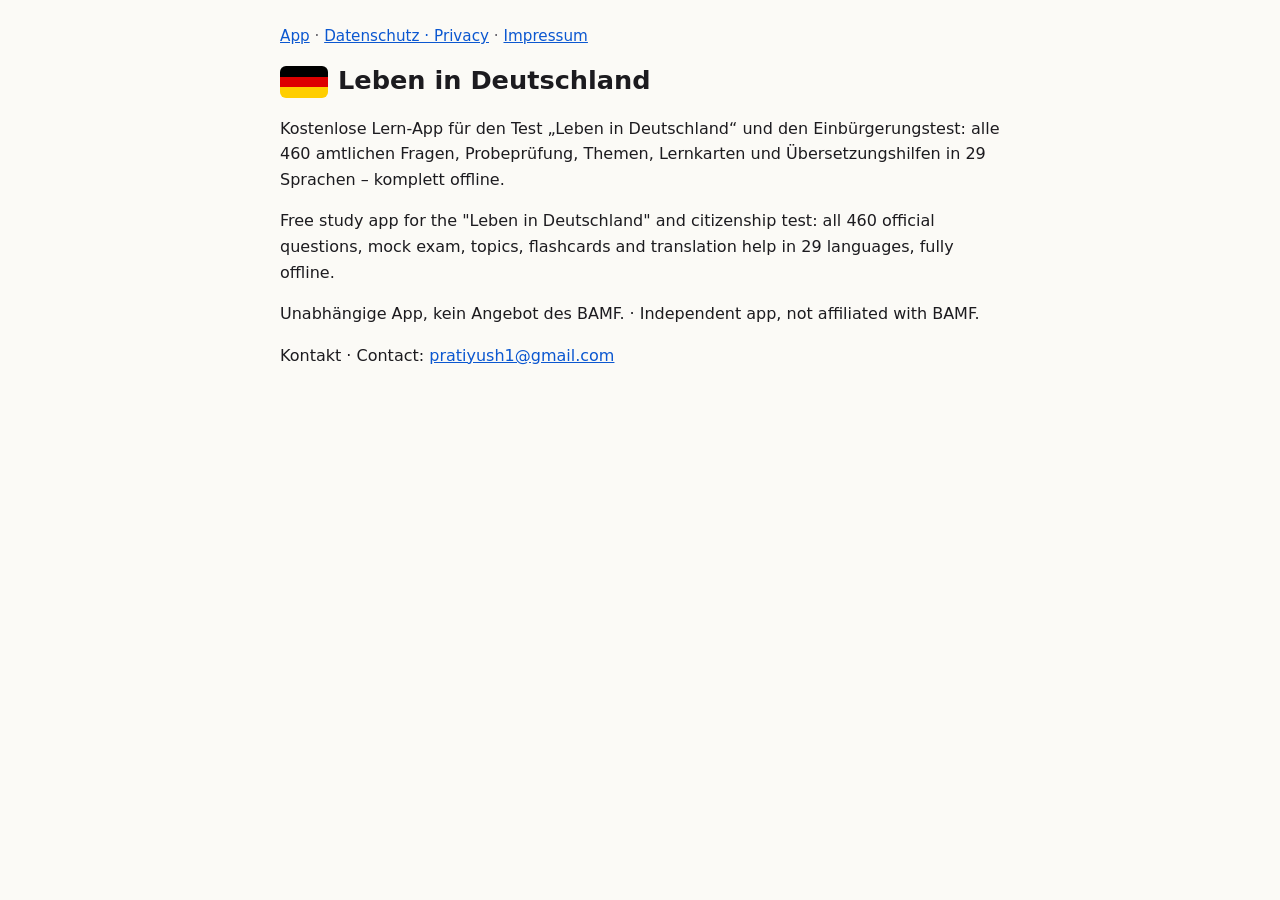
<file: index.html>
<!doctype html>
<html lang="de">
<head>
<meta charset="utf-8">
<meta name="viewport" content="width=device-width, initial-scale=1">
<title>Leben in Deutschland – Lern-App</title>
<meta name="description" content="Kostenlose Offline-Lern-App für den Test „Leben in Deutschland“ und den Einbürgerungstest.">
<link rel="stylesheet" href="style.css">
</head>
<body>
<nav><a href="./">App</a> · <a href="privacy.html">Datenschutz · Privacy</a> · <a href="impressum.html">Impressum</a></nav>
<h1><span class="flag"></span>Leben in Deutschland</h1>
<p>Kostenlose Lern-App für den Test „Leben in Deutschland“ und den Einbürgerungstest: alle 460 amtlichen Fragen, Probeprüfung, Themen, Lernkarten und Übersetzungshilfen in 29 Sprachen – komplett offline.</p>
<p>Free study app for the "Leben in Deutschland" and citizenship test: all 460 official questions, mock exam, topics, flashcards and translation help in 29 languages, fully offline.</p>
<p>Unabhängige App, kein Angebot des BAMF. · Independent app, not affiliated with BAMF.</p>
<p>Kontakt · Contact: <a href="mailto:pratiyush1@gmail.com">pratiyush1@gmail.com</a></p>
</body>
</html>
</file>
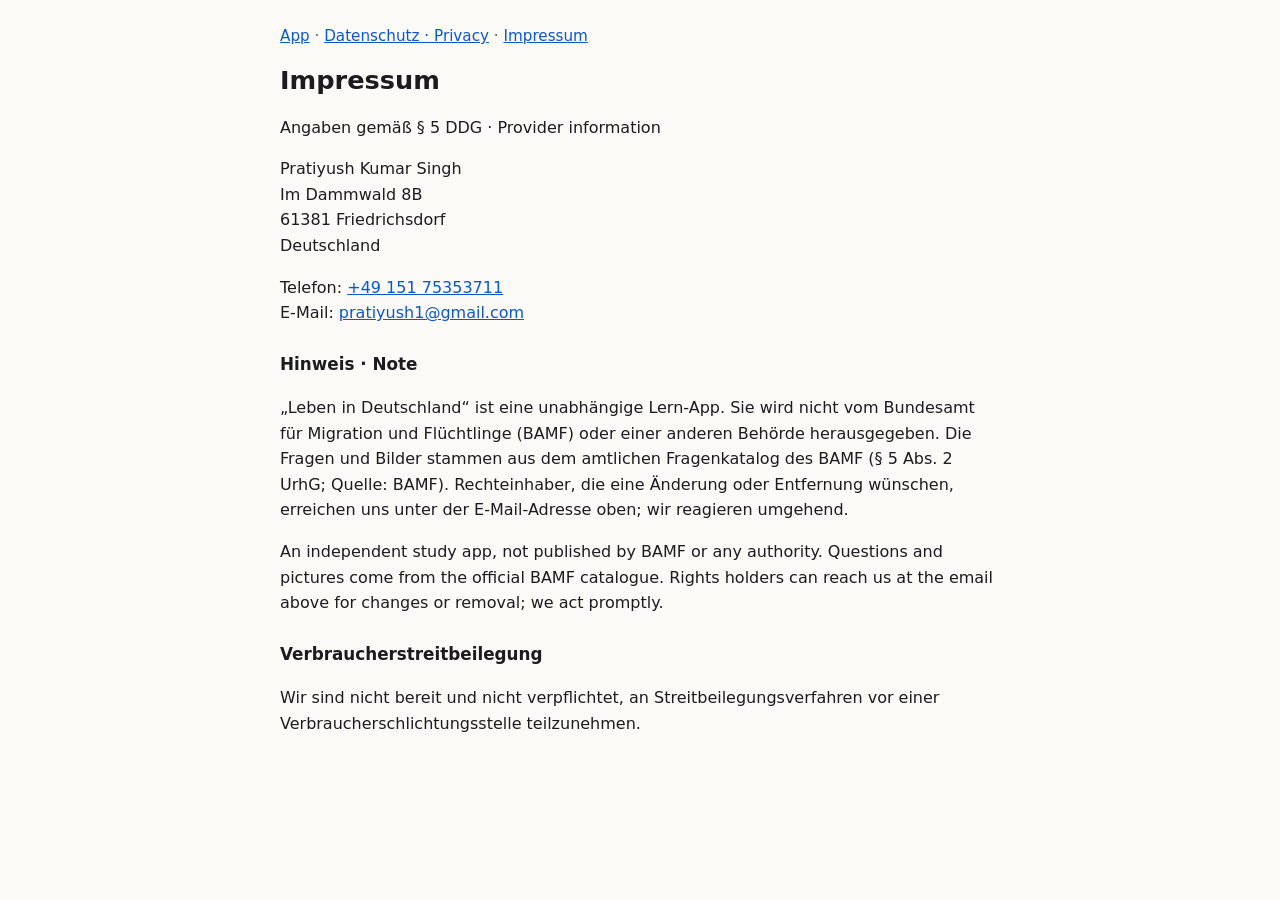
<file: impressum.html>
<!doctype html>
<html lang="de">
<head>
<meta charset="utf-8">
<meta name="viewport" content="width=device-width, initial-scale=1">
<title>Impressum – Leben in Deutschland</title>
<link rel="stylesheet" href="style.css">
</head>
<body>
<nav><a href="./">App</a> · <a href="privacy.html">Datenschutz · Privacy</a> · <a href="impressum.html">Impressum</a></nav>
<h1>Impressum</h1>
<p>Angaben gemäß § 5 DDG · Provider information</p>
<p>Pratiyush Kumar Singh<br>Im Dammwald 8B<br>61381 Friedrichsdorf<br>Deutschland</p>
<p>Telefon: <a href="tel:+4915175353711">+49 151 75353711</a><br>E-Mail: <a href="mailto:pratiyush1@gmail.com">pratiyush1@gmail.com</a></p>
<h3>Hinweis · Note</h3>
<p>„Leben in Deutschland“ ist eine unabhängige Lern-App. Sie wird nicht vom Bundesamt für Migration und Flüchtlinge (BAMF) oder einer anderen Behörde herausgegeben. Die Fragen und Bilder stammen aus dem amtlichen Fragenkatalog des BAMF (§ 5 Abs. 2 UrhG; Quelle: BAMF). Rechteinhaber, die eine Änderung oder Entfernung wünschen, erreichen uns unter der E-Mail-Adresse oben; wir reagieren umgehend.</p>
<p>An independent study app, not published by BAMF or any authority. Questions and pictures come from the official BAMF catalogue. Rights holders can reach us at the email above for changes or removal; we act promptly.</p>
<h3>Verbraucherstreitbeilegung</h3>
<p>Wir sind nicht bereit und nicht verpflichtet, an Streitbeilegungsverfahren vor einer Verbraucherschlichtungsstelle teilzunehmen.</p>
</body>
</html>
</file>
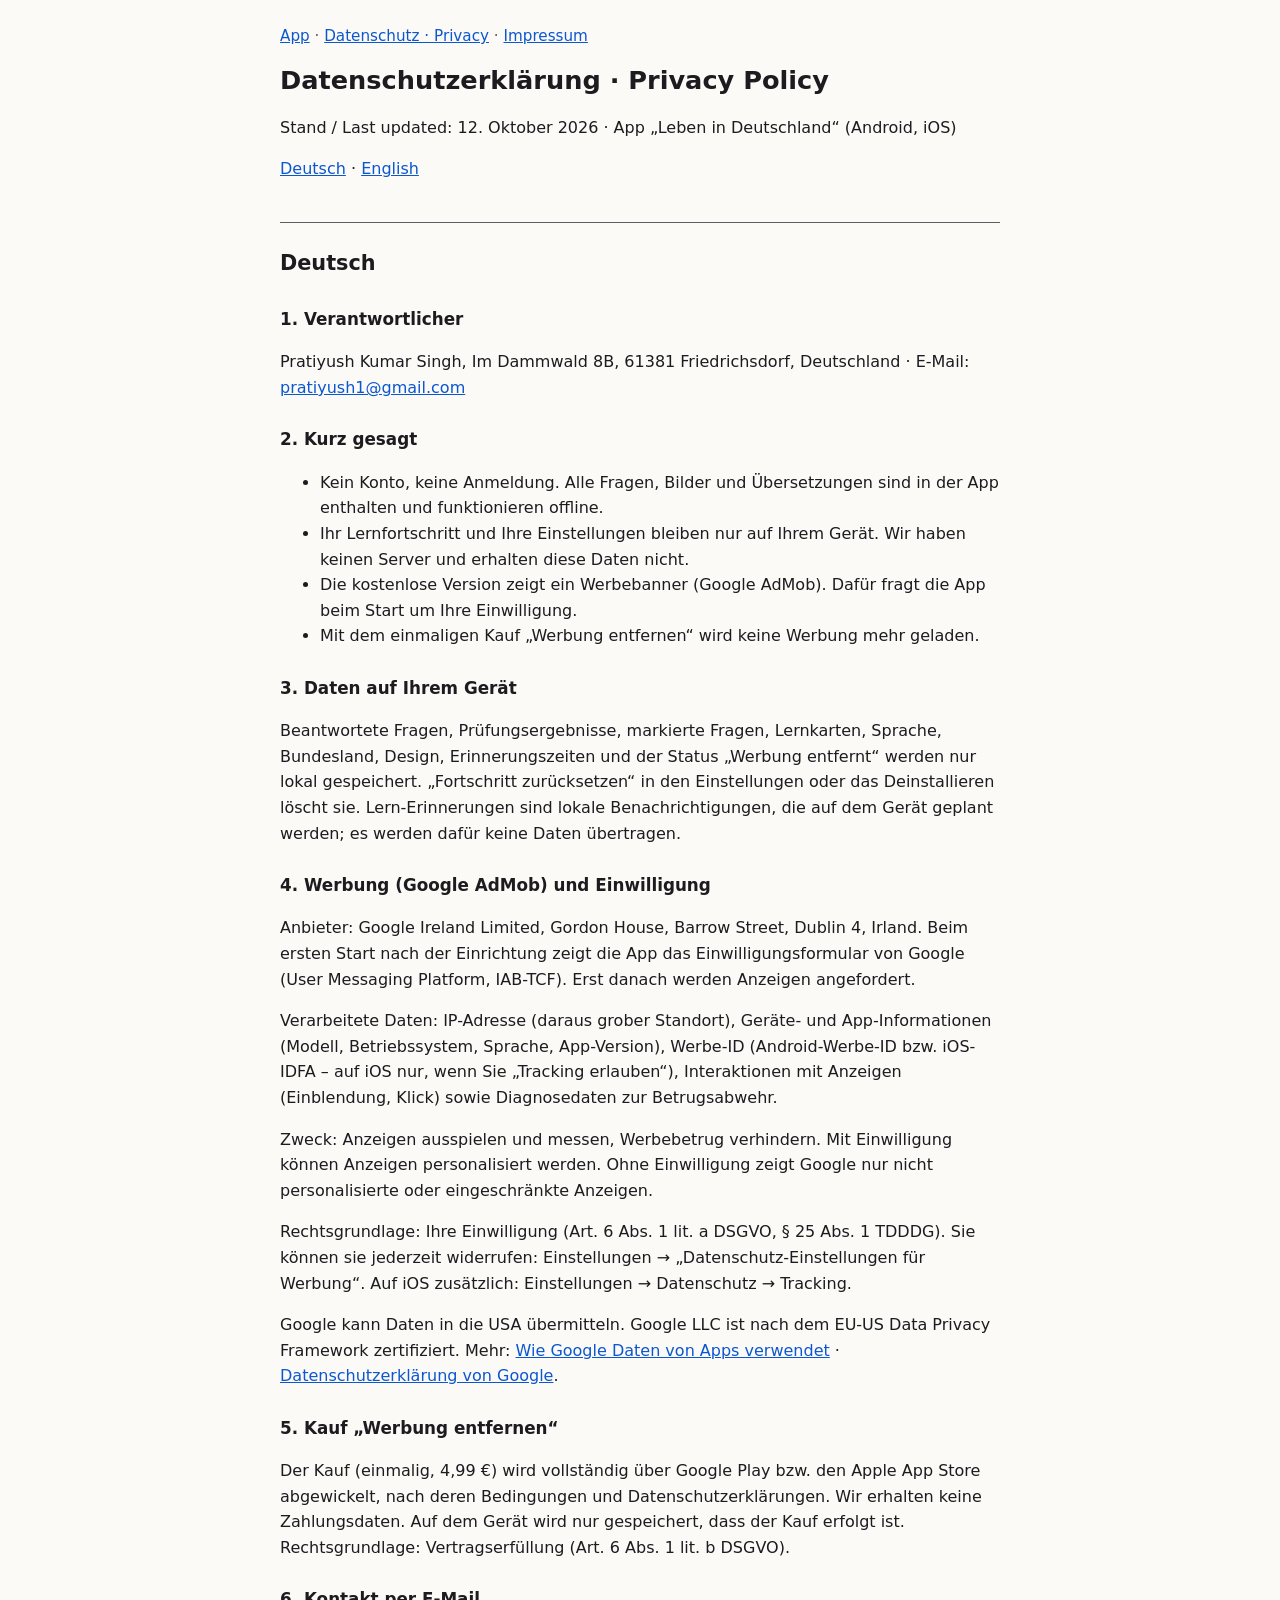
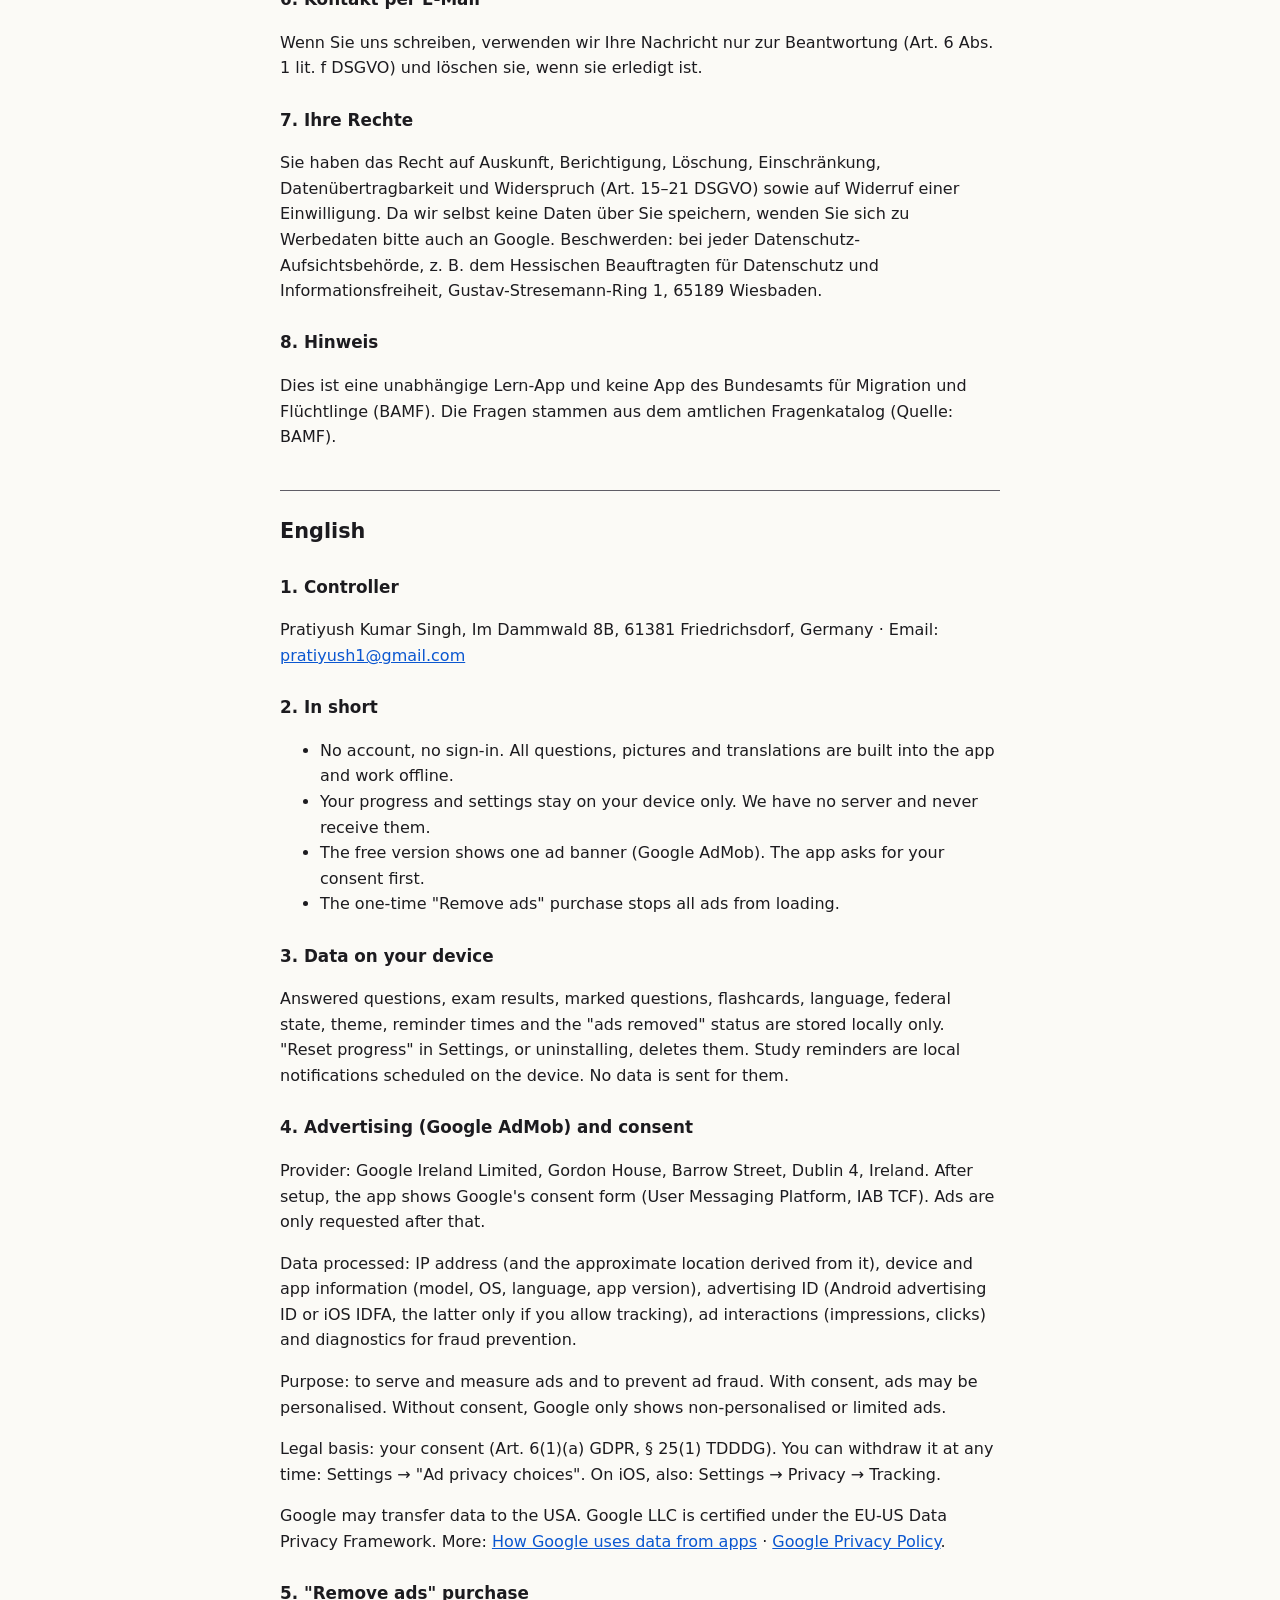
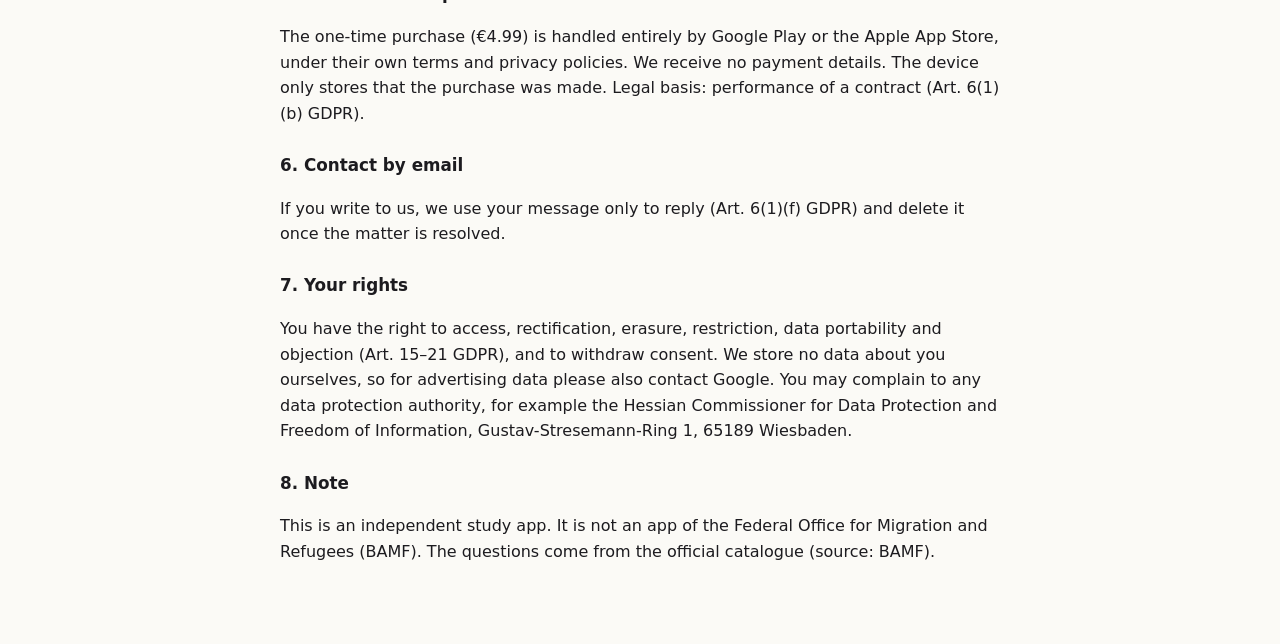
<file: privacy.html>
<!doctype html>
<html lang="de">
<head>
<meta charset="utf-8">
<meta name="viewport" content="width=device-width, initial-scale=1">
<title>Datenschutz · Privacy – Leben in Deutschland</title>
<link rel="stylesheet" href="style.css">
</head>
<body>
<nav><a href="./">App</a> · <a href="privacy.html">Datenschutz · Privacy</a> · <a href="impressum.html">Impressum</a></nav>
<h1>Datenschutzerklärung · Privacy Policy</h1>
<p>Stand / Last updated: 12. Oktober 2026 · App „Leben in Deutschland“ (Android, iOS)</p>
<p><a href="#de">Deutsch</a> · <a href="#en">English</a></p>

<h2 id="de">Deutsch</h2>

<h3>1. Verantwortlicher</h3>
<p>Pratiyush Kumar Singh, Im Dammwald 8B, 61381 Friedrichsdorf, Deutschland · E-Mail: <a href="mailto:pratiyush1@gmail.com">pratiyush1@gmail.com</a></p>

<h3>2. Kurz gesagt</h3>
<ul>
  <li>Kein Konto, keine Anmeldung. Alle Fragen, Bilder und Übersetzungen sind in der App enthalten und funktionieren offline.</li>
  <li>Ihr Lernfortschritt und Ihre Einstellungen bleiben nur auf Ihrem Gerät. Wir haben keinen Server und erhalten diese Daten nicht.</li>
  <li>Die kostenlose Version zeigt ein Werbebanner (Google AdMob). Dafür fragt die App beim Start um Ihre Einwilligung.</li>
  <li>Mit dem einmaligen Kauf „Werbung entfernen“ wird keine Werbung mehr geladen.</li>
</ul>

<h3>3. Daten auf Ihrem Gerät</h3>
<p>Beantwortete Fragen, Prüfungsergebnisse, markierte Fragen, Lernkarten, Sprache, Bundesland, Design, Erinnerungszeiten und der Status „Werbung entfernt“ werden nur lokal gespeichert. „Fortschritt zurücksetzen“ in den Einstellungen oder das Deinstallieren löscht sie. Lern-Erinnerungen sind lokale Benachrichtigungen, die auf dem Gerät geplant werden; es werden dafür keine Daten übertragen.</p>

<h3>4. Werbung (Google AdMob) und Einwilligung</h3>
<p>Anbieter: Google Ireland Limited, Gordon House, Barrow Street, Dublin 4, Irland. Beim ersten Start nach der Einrichtung zeigt die App das Einwilligungsformular von Google (User Messaging Platform, IAB-TCF). Erst danach werden Anzeigen angefordert.</p>
<p>Verarbeitete Daten: IP-Adresse (daraus grober Standort), Geräte- und App-Informationen (Modell, Betriebssystem, Sprache, App-Version), Werbe-ID (Android-Werbe-ID bzw. iOS-IDFA – auf iOS nur, wenn Sie „Tracking erlauben“), Interaktionen mit Anzeigen (Einblendung, Klick) sowie Diagnosedaten zur Betrugsabwehr.</p>
<p>Zweck: Anzeigen ausspielen und messen, Werbebetrug verhindern. Mit Einwilligung können Anzeigen personalisiert werden. Ohne Einwilligung zeigt Google nur nicht personalisierte oder eingeschränkte Anzeigen.</p>
<p>Rechtsgrundlage: Ihre Einwilligung (Art. 6 Abs. 1 lit. a DSGVO, § 25 Abs. 1 TDDDG). Sie können sie jederzeit widerrufen: Einstellungen → „Datenschutz-Einstellungen für Werbung“. Auf iOS zusätzlich: Einstellungen → Datenschutz → Tracking.</p>
<p>Google kann Daten in die USA übermitteln. Google LLC ist nach dem EU-US Data Privacy Framework zertifiziert. Mehr: <a href="https://policies.google.com/technologies/partner-sites">Wie Google Daten von Apps verwendet</a> · <a href="https://policies.google.com/privacy">Datenschutzerklärung von Google</a>.</p>

<h3>5. Kauf „Werbung entfernen“</h3>
<p>Der Kauf (einmalig, 4,99 €) wird vollständig über Google Play bzw. den Apple App Store abgewickelt, nach deren Bedingungen und Datenschutzerklärungen. Wir erhalten keine Zahlungsdaten. Auf dem Gerät wird nur gespeichert, dass der Kauf erfolgt ist. Rechtsgrundlage: Vertragserfüllung (Art. 6 Abs. 1 lit. b DSGVO).</p>

<h3>6. Kontakt per E-Mail</h3>
<p>Wenn Sie uns schreiben, verwenden wir Ihre Nachricht nur zur Beantwortung (Art. 6 Abs. 1 lit. f DSGVO) und löschen sie, wenn sie erledigt ist.</p>

<h3>7. Ihre Rechte</h3>
<p>Sie haben das Recht auf Auskunft, Berichtigung, Löschung, Einschränkung, Datenübertragbarkeit und Widerspruch (Art. 15–21 DSGVO) sowie auf Widerruf einer Einwilligung. Da wir selbst keine Daten über Sie speichern, wenden Sie sich zu Werbedaten bitte auch an Google. Beschwerden: bei jeder Datenschutz-Aufsichtsbehörde, z. B. dem Hessischen Beauftragten für Datenschutz und Informationsfreiheit, Gustav-Stresemann-Ring 1, 65189 Wiesbaden.</p>

<h3>8. Hinweis</h3>
<p>Dies ist eine unabhängige Lern-App und keine App des Bundesamts für Migration und Flüchtlinge (BAMF). Die Fragen stammen aus dem amtlichen Fragenkatalog (Quelle: BAMF).</p>

<h2 id="en">English</h2>

<h3>1. Controller</h3>
<p>Pratiyush Kumar Singh, Im Dammwald 8B, 61381 Friedrichsdorf, Germany · Email: <a href="mailto:pratiyush1@gmail.com">pratiyush1@gmail.com</a></p>

<h3>2. In short</h3>
<ul>
  <li>No account, no sign-in. All questions, pictures and translations are built into the app and work offline.</li>
  <li>Your progress and settings stay on your device only. We have no server and never receive them.</li>
  <li>The free version shows one ad banner (Google AdMob). The app asks for your consent first.</li>
  <li>The one-time "Remove ads" purchase stops all ads from loading.</li>
</ul>

<h3>3. Data on your device</h3>
<p>Answered questions, exam results, marked questions, flashcards, language, federal state, theme, reminder times and the "ads removed" status are stored locally only. "Reset progress" in Settings, or uninstalling, deletes them. Study reminders are local notifications scheduled on the device. No data is sent for them.</p>

<h3>4. Advertising (Google AdMob) and consent</h3>
<p>Provider: Google Ireland Limited, Gordon House, Barrow Street, Dublin 4, Ireland. After setup, the app shows Google's consent form (User Messaging Platform, IAB TCF). Ads are only requested after that.</p>
<p>Data processed: IP address (and the approximate location derived from it), device and app information (model, OS, language, app version), advertising ID (Android advertising ID or iOS IDFA, the latter only if you allow tracking), ad interactions (impressions, clicks) and diagnostics for fraud prevention.</p>
<p>Purpose: to serve and measure ads and to prevent ad fraud. With consent, ads may be personalised. Without consent, Google only shows non-personalised or limited ads.</p>
<p>Legal basis: your consent (Art. 6(1)(a) GDPR, § 25(1) TDDDG). You can withdraw it at any time: Settings → "Ad privacy choices". On iOS, also: Settings → Privacy → Tracking.</p>
<p>Google may transfer data to the USA. Google LLC is certified under the EU-US Data Privacy Framework. More: <a href="https://policies.google.com/technologies/partner-sites">How Google uses data from apps</a> · <a href="https://policies.google.com/privacy">Google Privacy Policy</a>.</p>

<h3>5. "Remove ads" purchase</h3>
<p>The one-time purchase (€4.99) is handled entirely by Google Play or the Apple App Store, under their own terms and privacy policies. We receive no payment details. The device only stores that the purchase was made. Legal basis: performance of a contract (Art. 6(1)(b) GDPR).</p>

<h3>6. Contact by email</h3>
<p>If you write to us, we use your message only to reply (Art. 6(1)(f) GDPR) and delete it once the matter is resolved.</p>

<h3>7. Your rights</h3>
<p>You have the right to access, rectification, erasure, restriction, data portability and objection (Art. 15–21 GDPR), and to withdraw consent. We store no data about you ourselves, so for advertising data please also contact Google. You may complain to any data protection authority, for example the Hessian Commissioner for Data Protection and Freedom of Information, Gustav-Stresemann-Ring 1, 65189 Wiesbaden.</p>

<h3>8. Note</h3>
<p>This is an independent study app. It is not an app of the Federal Office for Migration and Refugees (BAMF). The questions come from the official catalogue (source: BAMF).</p>
</body>
</html>
</file>
<file: style.css>
:root { color-scheme: light dark; --ink: #1c1b1f; --bg: #fbfaf6; --muted: #5f5d66; --link: #0b57d0; }
@media (prefers-color-scheme: dark) { :root { --ink: #e8e6ea; --bg: #141317; --muted: #a8a5ae; --link: #8ab4f8; } }
body { font: 16px/1.6 system-ui, -apple-system, sans-serif; color: var(--ink); background: var(--bg); max-width: 720px; margin: 0 auto; padding: 24px 16px 64px; }
h1 { font-size: 1.6rem; line-height: 1.25; hyphens: auto; overflow-wrap: break-word; } h2 { font-size: 1.3rem; margin-top: 2.5rem; border-top: 1px solid var(--muted); padding-top: 1.5rem; } h3 { font-size: 1.05rem; margin-top: 1.6rem; }
a { color: var(--link); } nav { font-size: .95rem; color: var(--muted); margin-bottom: 1rem; }
.flag { display: inline-block; width: 48px; height: 32px; border-radius: 6px; background: linear-gradient(#000 0 33.3%, #dd0000 33.3% 66.6%, #ffce00 66.6%); vertical-align: middle; margin-right: 10px; }
</file>
